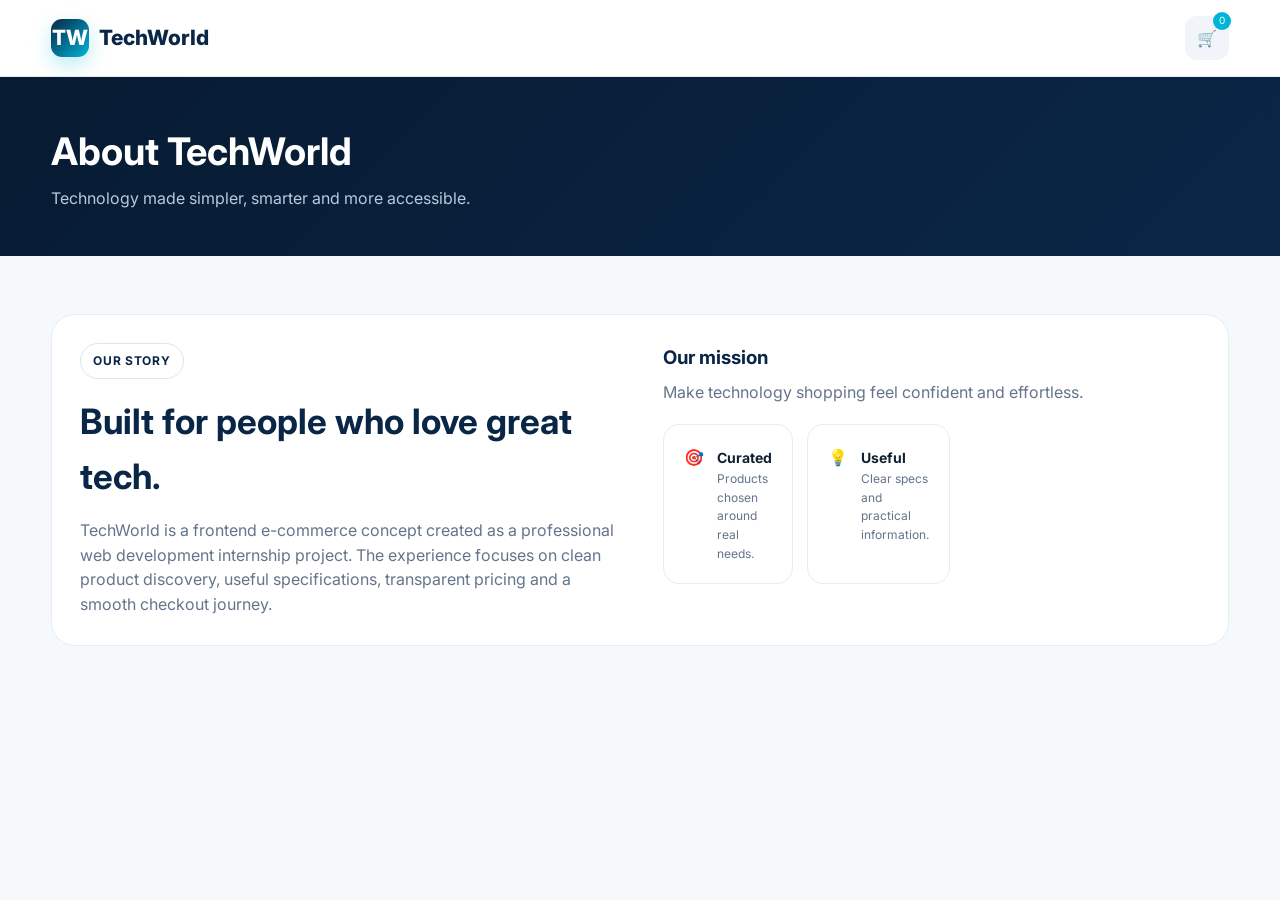
<file: about.html>
<!doctype html><html lang="en"><head><meta charset="utf-8"><meta name="viewport" content="width=device-width,initial-scale=1"><title>About Us | TechWorld</title><link rel="stylesheet" href="css/style.css"></head><body><nav class="navbar"><div class="container nav-inner"><a class="logo" href="index.html"><span class="logo-mark">TW</span>TechWorld</a><div class="nav-actions" style="margin-left:auto"><a class="icon-btn" href="cart.html">🛒<span class="badge cart-count">0</span></a></div></div></nav><section class="page-head"><div class="container"><h1>About TechWorld</h1><p>Technology made simpler, smarter and more accessible.</p></div></section><section class="section"><div class="container"><div class="product-detail" style="grid-template-columns:1fr 1fr"><div><span class="eyebrow" style="color:var(--navy);border-color:#d7e8f1;background:#fff">OUR STORY</span><h2 style="font-size:35px;color:var(--navy);margin:15px 0">Built for people who love great tech.</h2><p style="color:var(--muted)">TechWorld is a frontend e-commerce concept created as a professional web development internship project. The experience focuses on clean product discovery, useful specifications, transparent pricing and a smooth checkout journey.</p></div><div><h3 style="color:var(--navy)">Our mission</h3><p style="color:var(--muted);margin:8px 0 20px">Make technology shopping feel confident and effortless.</p><div class="trust"><div class="trust-card"><span>🎯</span><div><b>Curated</b><p>Products chosen around real needs.</p></div></div><div class="trust-card"><span>💡</span><div><b>Useful</b><p>Clear specs and practical information.</p></div></div></div></div></div></div></section><script src="js/app.js"></script></body></html>
</file>
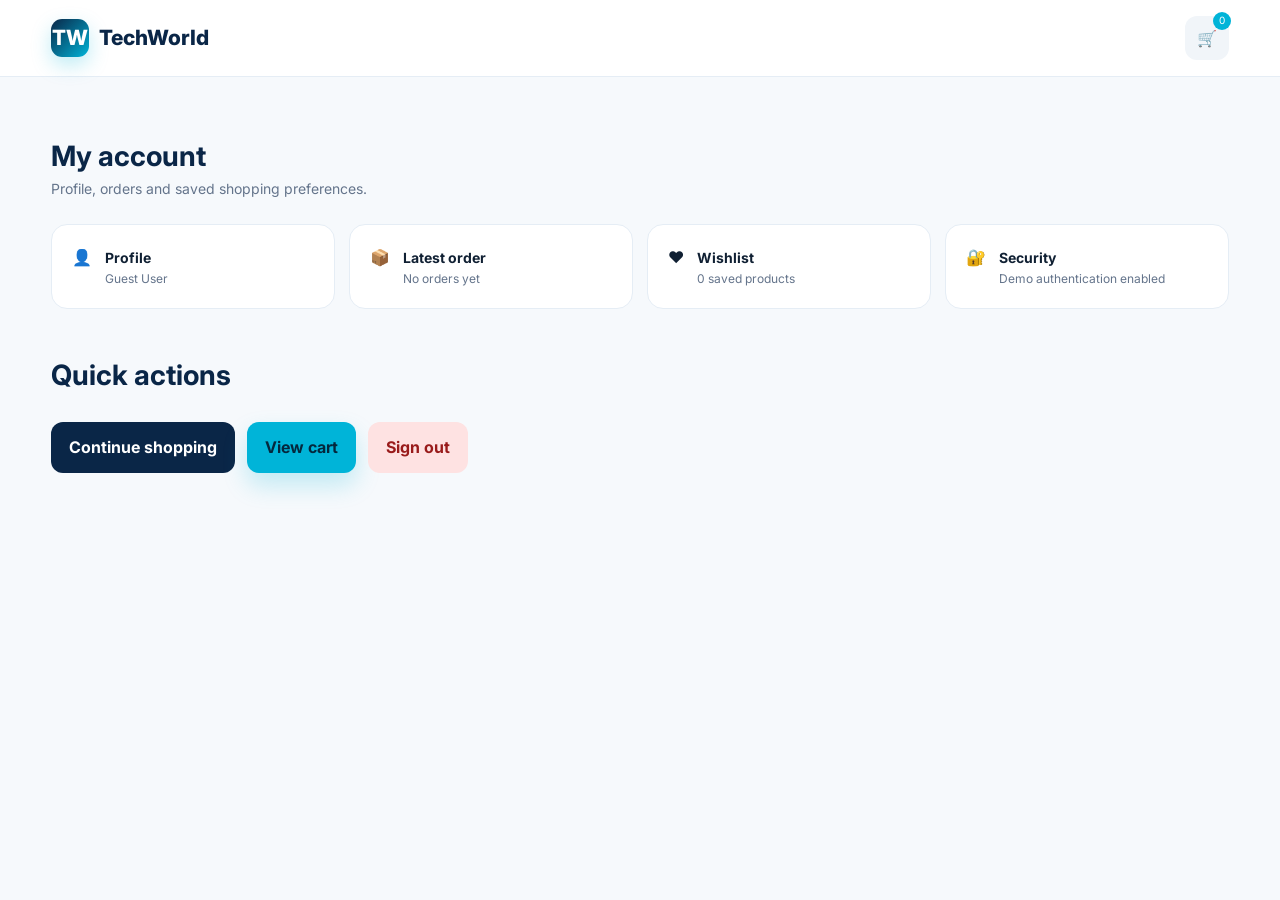
<file: account.html>
<!doctype html><html lang="en"><head><meta charset="utf-8"><meta name="viewport" content="width=device-width,initial-scale=1"><title>My Account | TechWorld</title><link rel="stylesheet" href="css/style.css"></head><body><nav class="navbar"><div class="container nav-inner"><a class="logo" href="index.html"><span class="logo-mark">TW</span>TechWorld</a><div class="nav-actions" style="margin-left:auto"><a class="icon-btn" href="cart.html">🛒<span class="badge cart-count">0</span></a></div></div></nav><section class="section"><div class="container"><div class="section-head"><div><h2>My account</h2><p>Profile, orders and saved shopping preferences.</p></div></div><div class="trust"><div class="trust-card"><span>👤</span><div><b>Profile</b><p id="user">Guest User</p></div></div><div class="trust-card"><span>📦</span><div><b>Latest order</b><p id="order">No orders yet</p></div></div><div class="trust-card"><span>❤️</span><div><b>Wishlist</b><p id="wish">0 saved products</p></div></div><div class="trust-card"><span>🔐</span><div><b>Security</b><p>Demo authentication enabled</p></div></div></div><div class="section-head" style="margin-top:45px"><div><h2>Quick actions</h2></div></div><div style="display:flex;gap:12px;flex-wrap:wrap"><a class="btn btn-dark" href="products.html">Continue shopping</a><a class="btn btn-primary" href="cart.html">View cart</a><button class="btn" style="background:#fee2e2;color:#991b1b" onclick="localStorage.removeItem('techworld_user');location.href='login.html'">Sign out</button></div></div></section><script src="js/app.js"></script><script>document.getElementById('user').textContent=localStorage.getItem('techworld_user')||'Guest User';const o=JSON.parse(localStorage.getItem('techworld_last_order')||'null');document.getElementById('order').textContent=o?o.id+' • '+o.status:'No orders yet';document.getElementById('wish').textContent=(JSON.parse(localStorage.getItem('techworld_wishlist')||'[]').length)+' saved products';</script></body></html>
</file>
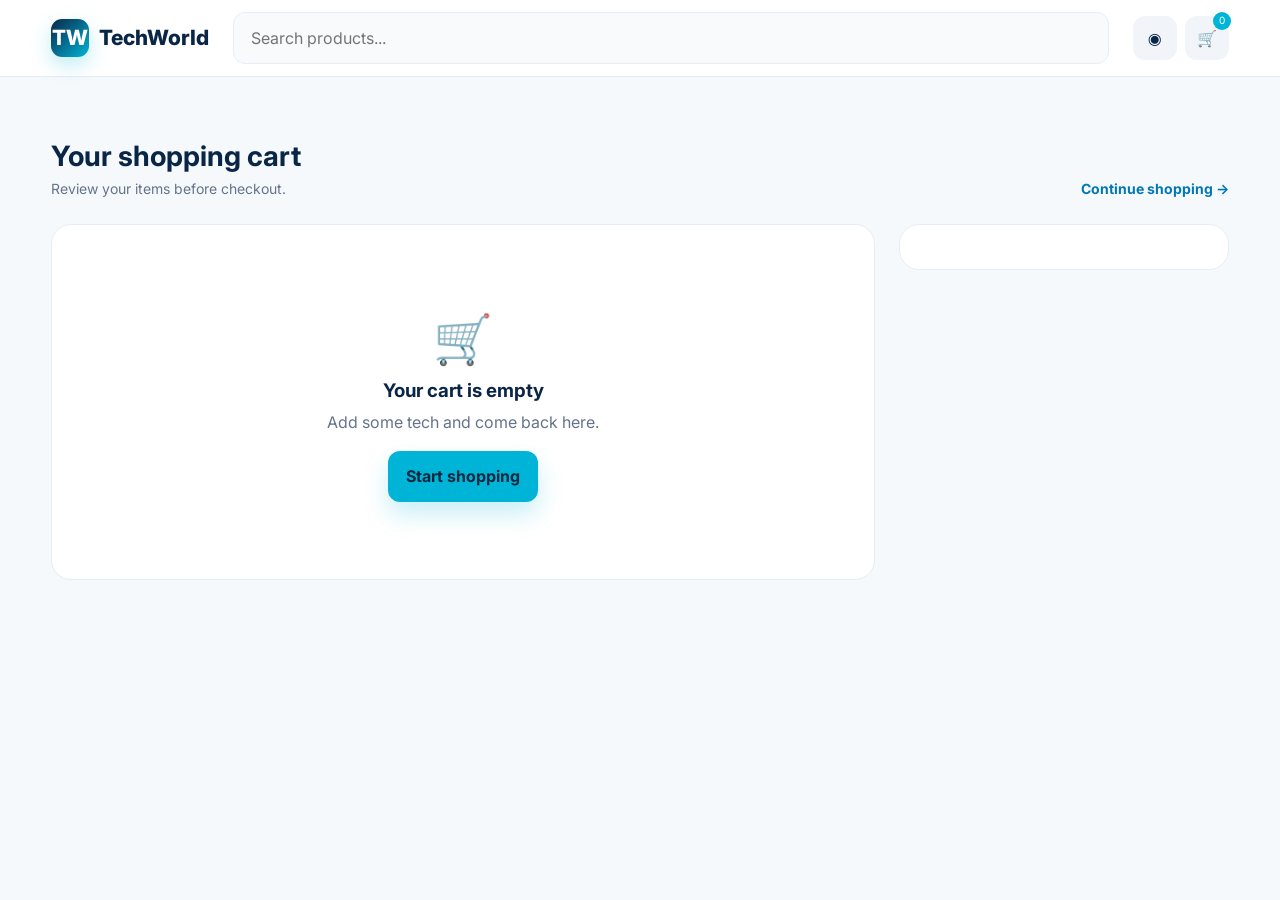
<file: cart.html>
<!doctype html><html lang="en"><head><meta charset="utf-8"><meta name="viewport" content="width=device-width,initial-scale=1"><title>Shopping Cart | TechWorld</title><link rel="stylesheet" href="css/style.css"></head><body><nav class="navbar"><div class="container nav-inner"><a class="logo" href="index.html"><span class="logo-mark">TW</span>TechWorld</a><div class="search"><input placeholder="Search products..." onkeydown="if(event.key==='Enter')location.href='products.html?q='+encodeURIComponent(this.value)"></div><div class="nav-actions"><a class="icon-btn" href="account.html">◉</a><a class="icon-btn" href="cart.html">🛒<span class="badge cart-count">0</span></a></div></div></nav>
<section class="section"><div class="container"><div class="section-head"><div><h2>Your shopping cart</h2><p>Review your items before checkout.</p></div><a class="link" href="products.html">Continue shopping →</a></div><div class="cart-layout"><div class="cart-items" id="items"></div><aside class="summary" id="summary"></aside></div></div></section><div class="toast"></div>
<script src="js/products.js"></script><script src="js/app.js"></script><script>
function renderCart(){const c=getCart();const box=document.getElementById('items');if(!c.length){box.innerHTML='<div class="empty"><div style="font-size:48px">🛒</div><h3>Your cart is empty</h3><p>Add some tech and come back here.</p><a class="btn btn-primary" style="margin-top:16px" href="products.html">Start shopping</a></div>';document.getElementById('summary').innerHTML='';return}
box.innerHTML=c.map(i=>{const p=products.find(x=>x.id===i.id);return `<div class="cart-item"><img src="${p.img}"><div><span class="brand">${p.brand}</span><h3>${p.name}</h3><p style="font-size:12px;color:var(--muted)">${money(p.price)} each</p></div><div class="item-price"><div class="quantity"><button onclick="change(${p.id},-1)">−</button><span>${i.qty}</span><button onclick="change(${p.id},1)">+</button></div><button style="background:none;color:#dc2626;font-size:11px;margin-top:8px" onclick="removeItem(${p.id})">Remove</button></div></div>`}).join('');
const subtotal=c.reduce((s,i)=>s+products.find(p=>p.id===i.id).price*i.qty,0),ship=subtotal>=999?0:99,discount=Math.round(subtotal*.05),total=subtotal+ship-discount;
document.getElementById('summary').innerHTML=`<h3>Order summary</h3><div class="summary-row"><span>Subtotal</span><b>${money(subtotal)}</b></div><div class="summary-row"><span>Shipping</span><b>${ship?money(ship):'FREE'}</b></div><div class="summary-row"><span>TechWorld offer</span><b style="color:var(--success)">-${money(discount)}</b></div><div class="summary-row summary-total"><span>Total</span><b>${money(total)}</b></div><a class="btn btn-primary" style="width:100%;margin-top:15px" href="checkout.html">Proceed to checkout →</a>`}
function change(id,d){let c=getCart(),i=c.find(x=>x.id===id);i.qty=Math.max(1,i.qty+d);saveCart(c);renderCart()}function removeItem(id){saveCart(getCart().filter(x=>x.id!==id));renderCart()}renderCart();
</script></body></html>
</file>
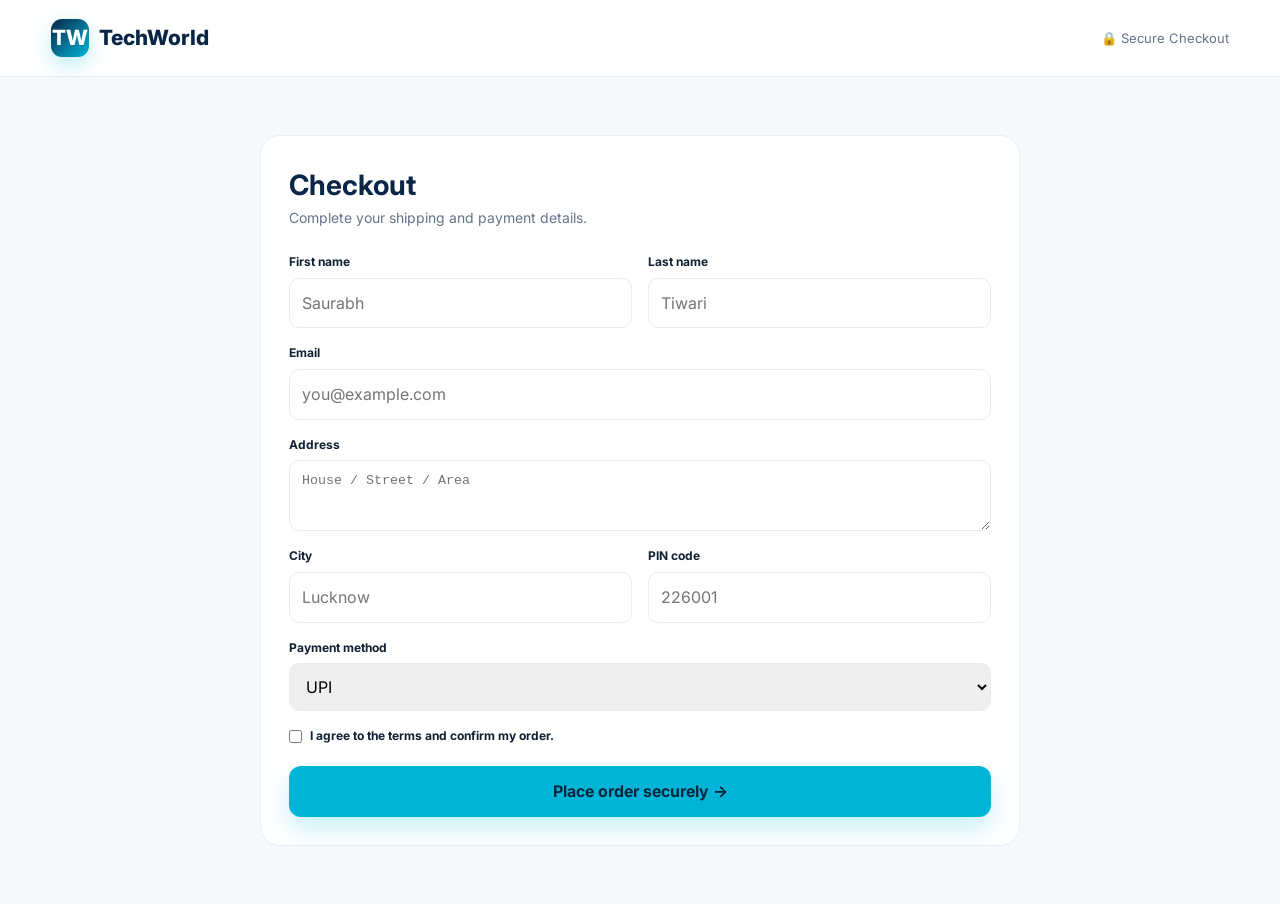
<file: checkout.html>
<!doctype html><html lang="en"><head><meta charset="utf-8"><meta name="viewport" content="width=device-width,initial-scale=1"><title>Checkout | TechWorld</title><link rel="stylesheet" href="css/style.css"></head><body><nav class="navbar"><div class="container nav-inner"><a class="logo" href="index.html"><span class="logo-mark">TW</span>TechWorld</a><div style="margin-left:auto;font-size:13px;color:var(--muted)">🔒 Secure Checkout</div></div></nav>
<section class="section"><div class="container"><div class="form-card"><div class="section-head"><div><h2>Checkout</h2><p>Complete your shipping and payment details.</p></div></div><form onsubmit="placeOrder(event)"><div class="form-grid"><div class="field"><label>First name</label><input required placeholder="Saurabh"></div><div class="field"><label>Last name</label><input required placeholder="Tiwari"></div><div class="field full"><label>Email</label><input required type="email" placeholder="you@example.com"></div><div class="field full"><label>Address</label><textarea required rows="3" placeholder="House / Street / Area"></textarea></div><div class="field"><label>City</label><input required placeholder="Lucknow"></div><div class="field"><label>PIN code</label><input required pattern="[0-9]{6}" placeholder="226001"></div><div class="field full"><label>Payment method</label><select required><option>UPI</option><option>Credit / Debit Card</option><option>Cash on Delivery</option></select></div><div class="field full"><label style="display:flex;gap:8px;align-items:center"><input required type="checkbox"> I agree to the terms and confirm my order.</label></div></div><button class="btn btn-primary" style="width:100%;margin-top:20px">Place order securely →</button></form></div></div></section><div class="toast"></div>
<script src="js/products.js"></script><script src="js/app.js"></script><script>function placeOrder(e){e.preventDefault();if(!getCart().length){toast('Your cart is empty');return}localStorage.setItem('techworld_last_order',JSON.stringify({id:'TW'+Date.now().toString().slice(-7),date:new Date().toLocaleString(),status:'Confirmed'}));localStorage.removeItem('techworld_cart');toast('Order placed successfully ✓');setTimeout(()=>location.href='account.html',900)}</script></body></html>
</file>
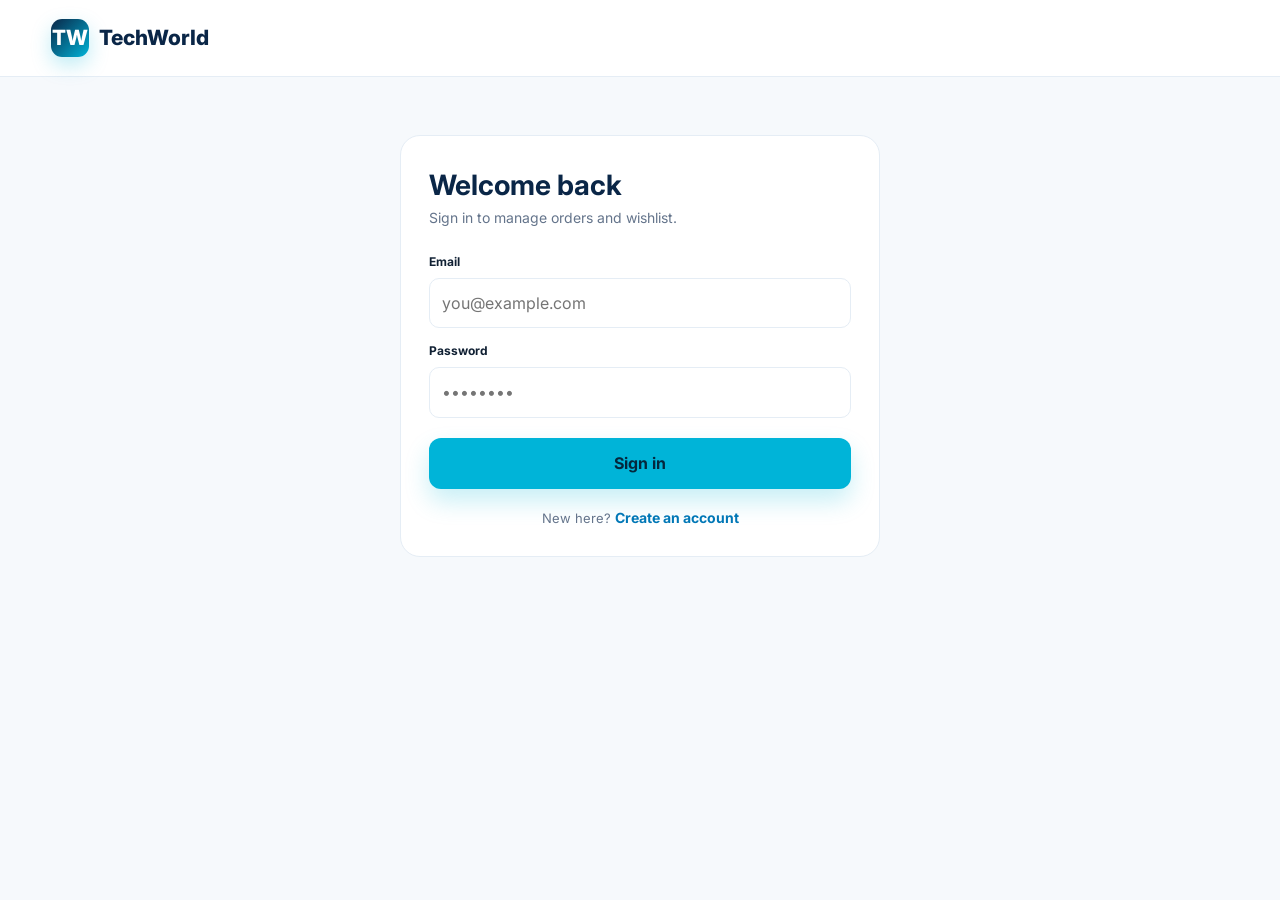
<file: login.html>
<!doctype html><html lang="en"><head><meta charset="utf-8"><meta name="viewport" content="width=device-width,initial-scale=1"><title>Login | TechWorld</title><link rel="stylesheet" href="css/style.css"></head><body><nav class="navbar"><div class="container nav-inner"><a class="logo" href="index.html"><span class="logo-mark">TW</span>TechWorld</a></div></nav><section class="section"><div class="form-card" style="max-width:480px"><div class="section-head"><div><h2>Welcome back</h2><p>Sign in to manage orders and wishlist.</p></div></div><form onsubmit="event.preventDefault();localStorage.setItem('techworld_user','Demo User');location.href='account.html'"><div class="field"><label>Email</label><input required type="email" placeholder="you@example.com"></div><div class="field" style="margin-top:14px"><label>Password</label><input required type="password" minlength="6" placeholder="••••••••"></div><button class="btn btn-primary" style="width:100%;margin-top:20px">Sign in</button></form><p style="text-align:center;margin-top:18px;font-size:13px;color:var(--muted)">New here? <a class="link" href="register.html">Create an account</a></p></div></section></body></html>
</file>
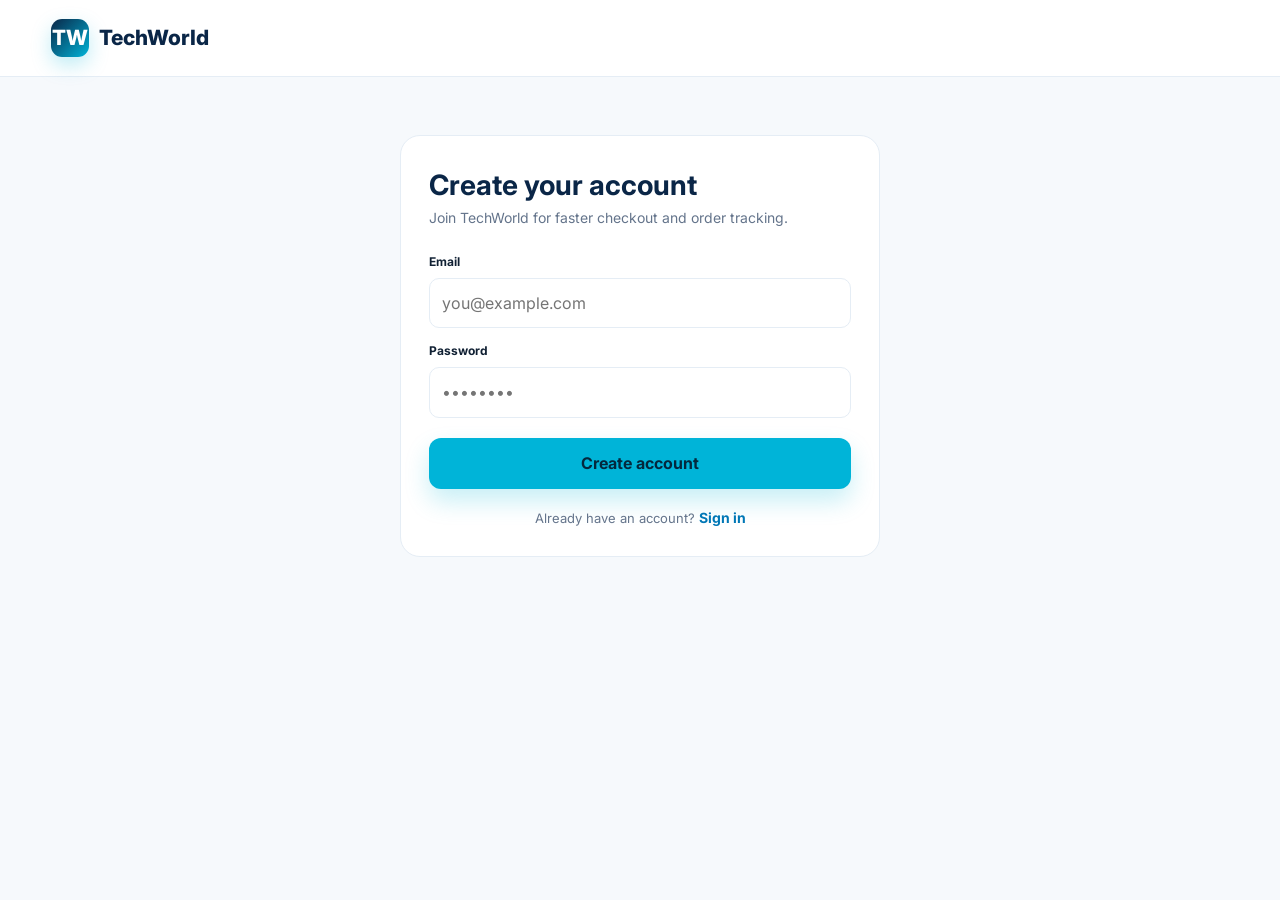
<file: register.html>
<!doctype html><html lang="en"><head><meta charset="utf-8"><meta name="viewport" content="width=device-width,initial-scale=1"><title>Register | TechWorld</title><link rel="stylesheet" href="css/style.css"></head><body><nav class="navbar"><div class="container nav-inner"><a class="logo" href="index.html"><span class="logo-mark">TW</span>TechWorld</a></div></nav><section class="section"><div class="form-card" style="max-width:480px"><div class="section-head"><div><h2>Create your account</h2><p>Join TechWorld for faster checkout and order tracking.</p></div></div><form onsubmit="event.preventDefault();localStorage.setItem('techworld_user','Demo User');location.href='account.html'"><div class="field"><label>Email</label><input required type="email" placeholder="you@example.com"></div><div class="field" style="margin-top:14px"><label>Password</label><input required type="password" minlength="6" placeholder="••••••••"></div><button class="btn btn-primary" style="width:100%;margin-top:20px">Create account</button></form><p style="text-align:center;margin-top:18px;font-size:13px;color:var(--muted)">Already have an account? <a class="link" href="login.html">Sign in</a></p></div></section></body></html>
</file>
<file: css/style.css>
@import url('https://fonts.googleapis.com/css2?family=Inter:wght@400;500;600;700;800&display=swap');

:root{
  --navy:#0A2647; --blue:#00B4D8; --blue2:#0077B6; --ink:#102033;
  --muted:#64748b; --bg:#f6f9fc; --card:#fff; --border:#e5edf5;
  --success:#16a34a; --danger:#dc2626; --shadow:0 14px 40px rgba(10,38,71,.09);
  --radius:18px;
}
*{box-sizing:border-box;margin:0;padding:0}
html{scroll-behavior:smooth}
body{font-family:Inter,system-ui,sans-serif;color:var(--ink);background:var(--bg);line-height:1.55}
a{text-decoration:none;color:inherit}
button,input,select{font:inherit}
button{cursor:pointer;border:0}
.container{width:min(1180px,92%);margin:auto}
.topbar{background:var(--navy);color:#dbeafe;font-size:12px;padding:8px 0}
.topbar .container{display:flex;justify-content:space-between;gap:20px}
.navbar{position:sticky;top:0;z-index:50;background:rgba(255,255,255,.94);backdrop-filter:blur(16px);border-bottom:1px solid var(--border)}
.nav-inner{height:76px;display:flex;align-items:center;gap:24px}
.logo{display:flex;align-items:center;gap:10px;font-size:21px;font-weight:800;color:var(--navy);white-space:nowrap}
.logo-mark{width:38px;height:38px;border-radius:11px;background:linear-gradient(135deg,var(--navy),var(--blue));display:grid;place-items:center;color:#fff;box-shadow:0 8px 20px rgba(0,180,216,.25)}
.search{flex:1;position:relative}.search input{width:100%;padding:13px 48px 13px 17px;border:1px solid var(--border);border-radius:12px;background:#f8fafc;outline:none}.search input:focus{border-color:var(--blue);box-shadow:0 0 0 3px rgba(0,180,216,.12)}
.search button{position:absolute;right:5px;top:5px;width:38px;height:38px;border-radius:9px;background:var(--navy);color:#fff}
.nav-actions{display:flex;gap:8px}.icon-btn{position:relative;width:44px;height:44px;border-radius:12px;background:#f1f5f9;color:var(--navy);display:grid;place-items:center}.icon-btn:hover{background:#e0f7fb}.badge{position:absolute;right:-2px;top:-4px;background:var(--blue);color:#fff;font-size:10px;min-width:18px;height:18px;border-radius:10px;display:grid;place-items:center}
.menu{display:none}
.hero{padding:58px 0 36px;background:radial-gradient(circle at 80% 20%,rgba(0,180,216,.18),transparent 34%),linear-gradient(135deg,#061a31,#0A2647 55%,#0d3a63);color:#fff;overflow:hidden}
.hero-grid{display:grid;grid-template-columns:1.05fr .95fr;align-items:center;gap:42px}
.hero h1{font-size:clamp(38px,5vw,68px);line-height:1.02;letter-spacing:-2.5px;margin:14px 0 18px}
.hero p{color:#cbdced;max-width:610px;font-size:17px}
.eyebrow{display:inline-flex;padding:8px 12px;border:1px solid rgba(255,255,255,.16);border-radius:999px;background:rgba(255,255,255,.07);font-size:12px;font-weight:700;letter-spacing:.7px}
.btn{display:inline-flex;align-items:center;justify-content:center;gap:9px;padding:13px 18px;border-radius:12px;font-weight:700;transition:.2s}.btn:hover{transform:translateY(-2px)}
.btn-primary{background:var(--blue);color:#04283d;box-shadow:0 12px 25px rgba(0,180,216,.22)}.btn-dark{background:var(--navy);color:#fff}.btn-light{background:#fff;color:var(--navy)}
.hero-buttons{display:flex;gap:12px;margin-top:28px;flex-wrap:wrap}
.hero-card{min-height:390px;border:1px solid rgba(255,255,255,.12);border-radius:28px;background:linear-gradient(145deg,rgba(255,255,255,.1),rgba(255,255,255,.025));display:grid;place-items:center;position:relative;overflow:hidden}
.hero-card img{width:88%;max-height:360px;object-fit:contain;filter:drop-shadow(0 25px 25px rgba(0,0,0,.35));transition:.5s}.hero-card:hover img{transform:scale(1.05) rotate(-2deg)}
.section{padding:58px 0}.section-head{display:flex;justify-content:space-between;align-items:end;gap:20px;margin-bottom:24px}.section-head h2{font-size:28px;color:var(--navy)}.section-head p{color:var(--muted);font-size:14px}.link{color:var(--blue2);font-weight:700;font-size:14px}
.categories{display:grid;grid-template-columns:repeat(4,1fr);gap:16px}.category{background:var(--card);padding:22px;border:1px solid var(--border);border-radius:var(--radius);transition:.25s}.category:hover{transform:translateY(-5px);box-shadow:var(--shadow);border-color:#c9edf3}.category-icon{font-size:30px;margin-bottom:13px}.category h3{font-size:16px}.category p{color:var(--muted);font-size:13px;margin-top:4px}
.products-grid{display:grid;grid-template-columns:repeat(4,1fr);gap:18px}.product-card{background:#fff;border:1px solid var(--border);border-radius:18px;overflow:hidden;transition:.25s;position:relative}.product-card:hover{transform:translateY(-5px);box-shadow:var(--shadow)}.product-img{height:220px;background:#f5f8fb;display:grid;place-items:center;position:relative}.product-img img{width:85%;height:85%;object-fit:contain;mix-blend-mode:multiply}.wish{position:absolute;right:12px;top:12px;width:36px;height:36px;border-radius:50%;background:#fff;display:grid;place-items:center;box-shadow:0 5px 14px rgba(0,0,0,.08)}.wish.active{color:#ef4444}.product-body{padding:17px}.brand{font-size:11px;text-transform:uppercase;letter-spacing:.7px;color:var(--muted);font-weight:700}.product-body h3{font-size:15px;margin:5px 0 7px}.rating{font-size:12px;color:#f59e0b}.price{display:flex;align-items:center;gap:9px;margin:10px 0}.price strong{font-size:18px}.old{text-decoration:line-through;color:#94a3b8;font-size:12px}.discount{font-size:11px;color:var(--success);font-weight:700}.card-actions{display:flex;gap:8px}.card-actions .btn{flex:1;padding:10px;font-size:12px}
.deal{background:linear-gradient(110deg,#e0f7fb,#eef7ff);border:1px solid #ccecf4;border-radius:24px;padding:28px;display:grid;grid-template-columns:1fr auto;align-items:center;gap:25px}.deal h2{color:var(--navy);font-size:30px}.countdown{display:flex;gap:8px}.timebox{background:var(--navy);color:#fff;border-radius:12px;padding:10px 13px;text-align:center;min-width:55px}.timebox b{font-size:20px;display:block}.timebox span{font-size:9px;color:#b8cce0}
.trust{display:grid;grid-template-columns:repeat(4,1fr);gap:14px}.trust-card{background:#fff;border:1px solid var(--border);padding:20px;border-radius:16px;display:flex;gap:13px;align-items:flex-start}.trust-card b{font-size:14px}.trust-card p{font-size:12px;color:var(--muted)}
.newsletter{background:var(--navy);color:#fff;border-radius:24px;padding:36px;display:flex;justify-content:space-between;align-items:center;gap:30px}.newsletter h2{font-size:25px}.newsletter p{color:#b9cadb;font-size:13px;margin-top:4px}.newsletter form{display:flex;gap:8px;width:min(420px,100%)}.newsletter input{flex:1;border:0;border-radius:11px;padding:13px 14px}
.footer{background:#061a31;color:#c7d5e4;margin-top:30px;padding:55px 0 25px}.footer-grid{display:grid;grid-template-columns:1.4fr repeat(3,1fr);gap:35px}.footer h3{color:#fff;font-size:14px;margin-bottom:15px}.footer p,.footer a{font-size:13px;color:#9fb2c7}.footer a{display:block;margin:8px 0}.copyright{border-top:1px solid rgba(255,255,255,.1);margin-top:35px;padding-top:18px;font-size:12px;display:flex;justify-content:space-between}
.page-head{background:linear-gradient(135deg,#071b32,#0A2647);color:#fff;padding:45px 0}.page-head h1{font-size:38px}.page-head p{color:#b9cadb;margin-top:5px}
.shop-layout{display:grid;grid-template-columns:240px 1fr;gap:24px}.filters{background:#fff;border:1px solid var(--border);border-radius:18px;padding:20px;height:max-content;position:sticky;top:100px}.filter-group{padding:14px 0;border-bottom:1px solid var(--border)}.filter-group:last-child{border:0}.filter-group h4{font-size:13px;margin-bottom:10px}.check{display:flex;gap:8px;font-size:12px;color:var(--muted);margin:9px 0}.range{width:100%}.shop-top{display:flex;justify-content:space-between;align-items:center;margin-bottom:18px}.select{padding:10px;border:1px solid var(--border);border-radius:10px;background:#fff}
.product-detail{display:grid;grid-template-columns:1fr 1fr;gap:45px;background:#fff;padding:28px;border-radius:24px;border:1px solid var(--border)}.detail-image{background:#f6f9fc;border-radius:20px;display:grid;place-items:center;min-height:520px}.detail-image img{width:88%;height:88%;object-fit:contain;mix-blend-mode:multiply}.detail-info h1{font-size:34px;line-height:1.15;color:var(--navy);margin:8px 0}.detail-info .price strong{font-size:30px}.specs{margin:25px 0;border-top:1px solid var(--border)}.spec-row{display:flex;padding:11px 0;border-bottom:1px solid var(--border);font-size:13px}.spec-row span:first-child{width:35%;color:var(--muted)}.stock{display:inline-flex;padding:6px 9px;border-radius:8px;background:#dcfce7;color:#15803d;font-size:11px;font-weight:700}.quantity{display:flex;align-items:center;border:1px solid var(--border);border-radius:10px;width:max-content}.quantity button{width:38px;height:38px;background:#f8fafc}.quantity span{width:38px;text-align:center}
.cart-layout{display:grid;grid-template-columns:1fr 330px;gap:24px}.cart-items,.summary{background:#fff;border:1px solid var(--border);border-radius:20px;padding:22px}.cart-item{display:grid;grid-template-columns:90px 1fr auto;gap:15px;align-items:center;padding:15px 0;border-bottom:1px solid var(--border)}.cart-item img{width:90px;height:80px;object-fit:contain;background:#f7fafc;border-radius:12px;mix-blend-mode:multiply}.summary{height:max-content;position:sticky;top:100px}.summary-row{display:flex;justify-content:space-between;margin:12px 0;font-size:14px}.summary-total{font-size:19px;font-weight:800;border-top:1px solid var(--border);padding-top:16px}
.form-card{max-width:760px;margin:auto;background:#fff;border:1px solid var(--border);border-radius:20px;padding:28px}.form-grid{display:grid;grid-template-columns:1fr 1fr;gap:16px}.field{display:flex;flex-direction:column;gap:6px}.field.full{grid-column:1/-1}.field label{font-size:12px;font-weight:700}.field input,.field select,.field textarea{padding:12px;border:1px solid var(--border);border-radius:10px;outline:none}.field input:focus,.field select:focus,.field textarea:focus{border-color:var(--blue)}
.toast{position:fixed;right:20px;bottom:20px;background:var(--navy);color:#fff;padding:13px 17px;border-radius:12px;box-shadow:var(--shadow);transform:translateY(120px);opacity:0;transition:.3s;z-index:100}.toast.show{transform:none;opacity:1}
.empty{text-align:center;padding:55px;color:var(--muted)}.empty h3{color:var(--navy);margin-bottom:5px}
@media(max-width:900px){.nav-inner{gap:10px}.search{order:3;flex-basis:100%}.nav-inner{height:auto;padding:12px 0;flex-wrap:wrap}.nav-actions{margin-left:auto}.hero-grid,.product-detail{grid-template-columns:1fr}.hero-card{min-height:300px}.products-grid{grid-template-columns:repeat(2,1fr)}.categories,.trust{grid-template-columns:repeat(2,1fr)}.shop-layout{grid-template-columns:1fr}.filters{position:static}.cart-layout{grid-template-columns:1fr}.footer-grid{grid-template-columns:1fr 1fr}.newsletter{flex-direction:column;align-items:flex-start}}
@media(max-width:600px){.topbar .container{justify-content:center}.topbar span:last-child{display:none}.logo{font-size:18px}.logo-mark{width:34px;height:34px}.hero{padding-top:38px}.hero h1{font-size:42px}.section{padding:42px 0}.categories,.products-grid,.trust{grid-template-columns:1fr 1fr}.section-head{align-items:start}.section-head h2{font-size:23px}.deal{grid-template-columns:1fr}.countdown{justify-content:flex-start}.footer-grid{grid-template-columns:1fr}.copyright{flex-direction:column;gap:8px}.form-grid{grid-template-columns:1fr}.field.full{grid-column:auto}.cart-item{grid-template-columns:65px 1fr}.cart-item .item-price{grid-column:2}.detail-image{min-height:350px}.detail-info h1{font-size:27px}}
</file>
